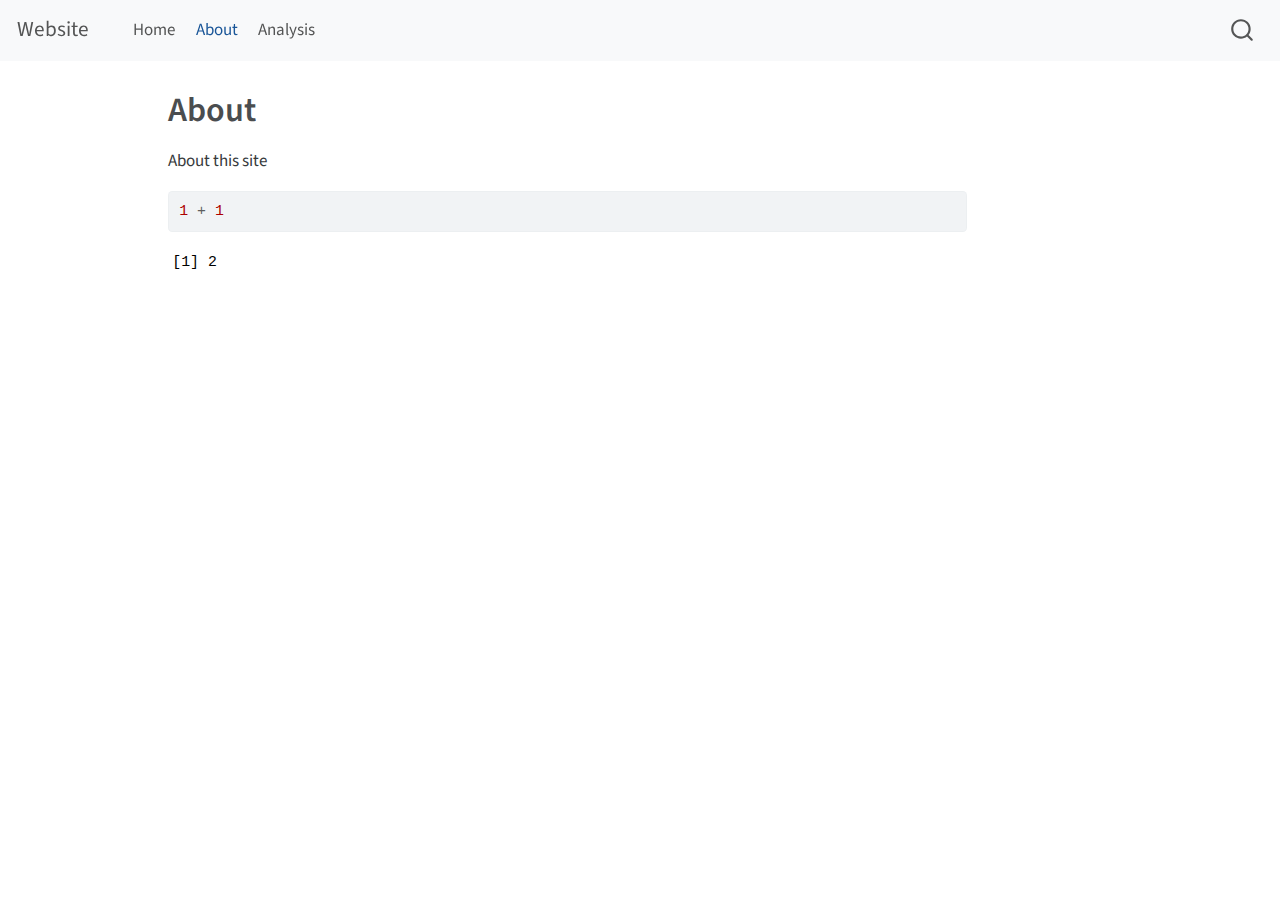
<file: about.html>
<!DOCTYPE html>
<html xmlns="http://www.w3.org/1999/xhtml" lang="en" xml:lang="en"><head>

<meta charset="utf-8">
<meta name="generator" content="quarto-1.3.433">

<meta name="viewport" content="width=device-width, initial-scale=1.0, user-scalable=yes">


<title>Website - About</title>
<style>
code{white-space: pre-wrap;}
span.smallcaps{font-variant: small-caps;}
div.columns{display: flex; gap: min(4vw, 1.5em);}
div.column{flex: auto; overflow-x: auto;}
div.hanging-indent{margin-left: 1.5em; text-indent: -1.5em;}
ul.task-list{list-style: none;}
ul.task-list li input[type="checkbox"] {
  width: 0.8em;
  margin: 0 0.8em 0.2em -1em; /* quarto-specific, see https://github.com/quarto-dev/quarto-cli/issues/4556 */ 
  vertical-align: middle;
}
/* CSS for syntax highlighting */
pre > code.sourceCode { white-space: pre; position: relative; }
pre > code.sourceCode > span { display: inline-block; line-height: 1.25; }
pre > code.sourceCode > span:empty { height: 1.2em; }
.sourceCode { overflow: visible; }
code.sourceCode > span { color: inherit; text-decoration: inherit; }
div.sourceCode { margin: 1em 0; }
pre.sourceCode { margin: 0; }
@media screen {
div.sourceCode { overflow: auto; }
}
@media print {
pre > code.sourceCode { white-space: pre-wrap; }
pre > code.sourceCode > span { text-indent: -5em; padding-left: 5em; }
}
pre.numberSource code
  { counter-reset: source-line 0; }
pre.numberSource code > span
  { position: relative; left: -4em; counter-increment: source-line; }
pre.numberSource code > span > a:first-child::before
  { content: counter(source-line);
    position: relative; left: -1em; text-align: right; vertical-align: baseline;
    border: none; display: inline-block;
    -webkit-touch-callout: none; -webkit-user-select: none;
    -khtml-user-select: none; -moz-user-select: none;
    -ms-user-select: none; user-select: none;
    padding: 0 4px; width: 4em;
  }
pre.numberSource { margin-left: 3em;  padding-left: 4px; }
div.sourceCode
  {   }
@media screen {
pre > code.sourceCode > span > a:first-child::before { text-decoration: underline; }
}
</style>


<script src="site_libs/quarto-nav/quarto-nav.js"></script>
<script src="site_libs/quarto-nav/headroom.min.js"></script>
<script src="site_libs/clipboard/clipboard.min.js"></script>
<script src="site_libs/quarto-search/autocomplete.umd.js"></script>
<script src="site_libs/quarto-search/fuse.min.js"></script>
<script src="site_libs/quarto-search/quarto-search.js"></script>
<meta name="quarto:offset" content="./">
<script src="site_libs/quarto-html/quarto.js"></script>
<script src="site_libs/quarto-html/popper.min.js"></script>
<script src="site_libs/quarto-html/tippy.umd.min.js"></script>
<script src="site_libs/quarto-html/anchor.min.js"></script>
<link href="site_libs/quarto-html/tippy.css" rel="stylesheet">
<link href="site_libs/quarto-html/quarto-syntax-highlighting.css" rel="stylesheet" id="quarto-text-highlighting-styles">
<script src="site_libs/bootstrap/bootstrap.min.js"></script>
<link href="site_libs/bootstrap/bootstrap-icons.css" rel="stylesheet">
<link href="site_libs/bootstrap/bootstrap.min.css" rel="stylesheet" id="quarto-bootstrap" data-mode="light">
<script id="quarto-search-options" type="application/json">{
  "location": "navbar",
  "copy-button": false,
  "collapse-after": 3,
  "panel-placement": "end",
  "type": "overlay",
  "limit": 20,
  "language": {
    "search-no-results-text": "No results",
    "search-matching-documents-text": "matching documents",
    "search-copy-link-title": "Copy link to search",
    "search-hide-matches-text": "Hide additional matches",
    "search-more-match-text": "more match in this document",
    "search-more-matches-text": "more matches in this document",
    "search-clear-button-title": "Clear",
    "search-detached-cancel-button-title": "Cancel",
    "search-submit-button-title": "Submit",
    "search-label": "Search"
  }
}</script>


<link rel="stylesheet" href="styles.css">
</head>

<body class="nav-fixed">

<div id="quarto-search-results"></div>
  <header id="quarto-header" class="headroom fixed-top">
    <nav class="navbar navbar-expand-lg navbar-dark ">
      <div class="navbar-container container-fluid">
      <div class="navbar-brand-container">
    <a class="navbar-brand" href="./index.html">
    <span class="navbar-title">Website</span>
    </a>
  </div>
            <div id="quarto-search" class="" title="Search"></div>
          <button class="navbar-toggler" type="button" data-bs-toggle="collapse" data-bs-target="#navbarCollapse" aria-controls="navbarCollapse" aria-expanded="false" aria-label="Toggle navigation" onclick="if (window.quartoToggleHeadroom) { window.quartoToggleHeadroom(); }">
  <span class="navbar-toggler-icon"></span>
</button>
          <div class="collapse navbar-collapse" id="navbarCollapse">
            <ul class="navbar-nav navbar-nav-scroll me-auto">
  <li class="nav-item">
    <a class="nav-link" href="./index.html" rel="" target="">
 <span class="menu-text">Home</span></a>
  </li>  
  <li class="nav-item">
    <a class="nav-link active" href="./about.html" rel="" target="" aria-current="page">
 <span class="menu-text">About</span></a>
  </li>  
  <li class="nav-item">
    <a class="nav-link" href="./analysis.html" rel="" target="">
 <span class="menu-text">Analysis</span></a>
  </li>  
</ul>
            <div class="quarto-navbar-tools ms-auto">
</div>
          </div> <!-- /navcollapse -->
      </div> <!-- /container-fluid -->
    </nav>
</header>
<!-- content -->
<div id="quarto-content" class="quarto-container page-columns page-rows-contents page-layout-article page-navbar">
<!-- sidebar -->
<!-- margin-sidebar -->
    <div id="quarto-margin-sidebar" class="sidebar margin-sidebar">
        
    </div>
<!-- main -->
<main class="content" id="quarto-document-content">

<header id="title-block-header" class="quarto-title-block default">
<div class="quarto-title">
<h1 class="title">About</h1>
</div>



<div class="quarto-title-meta">

    
  
    
  </div>
  

</header>

<p>About this site</p>
<div class="cell">
<div class="sourceCode cell-code" id="cb1"><pre class="sourceCode r code-with-copy"><code class="sourceCode r"><span id="cb1-1"><a href="#cb1-1" aria-hidden="true" tabindex="-1"></a><span class="dv">1</span> <span class="sc">+</span> <span class="dv">1</span></span></code><button title="Copy to Clipboard" class="code-copy-button"><i class="bi"></i></button></pre></div>
<div class="cell-output cell-output-stdout">
<pre><code>[1] 2</code></pre>
</div>
</div>



</main> <!-- /main -->
<script id="quarto-html-after-body" type="application/javascript">
window.document.addEventListener("DOMContentLoaded", function (event) {
  const toggleBodyColorMode = (bsSheetEl) => {
    const mode = bsSheetEl.getAttribute("data-mode");
    const bodyEl = window.document.querySelector("body");
    if (mode === "dark") {
      bodyEl.classList.add("quarto-dark");
      bodyEl.classList.remove("quarto-light");
    } else {
      bodyEl.classList.add("quarto-light");
      bodyEl.classList.remove("quarto-dark");
    }
  }
  const toggleBodyColorPrimary = () => {
    const bsSheetEl = window.document.querySelector("link#quarto-bootstrap");
    if (bsSheetEl) {
      toggleBodyColorMode(bsSheetEl);
    }
  }
  toggleBodyColorPrimary();  
  const icon = "";
  const anchorJS = new window.AnchorJS();
  anchorJS.options = {
    placement: 'right',
    icon: icon
  };
  anchorJS.add('.anchored');
  const isCodeAnnotation = (el) => {
    for (const clz of el.classList) {
      if (clz.startsWith('code-annotation-')) {                     
        return true;
      }
    }
    return false;
  }
  const clipboard = new window.ClipboardJS('.code-copy-button', {
    text: function(trigger) {
      const codeEl = trigger.previousElementSibling.cloneNode(true);
      for (const childEl of codeEl.children) {
        if (isCodeAnnotation(childEl)) {
          childEl.remove();
        }
      }
      return codeEl.innerText;
    }
  });
  clipboard.on('success', function(e) {
    // button target
    const button = e.trigger;
    // don't keep focus
    button.blur();
    // flash "checked"
    button.classList.add('code-copy-button-checked');
    var currentTitle = button.getAttribute("title");
    button.setAttribute("title", "Copied!");
    let tooltip;
    if (window.bootstrap) {
      button.setAttribute("data-bs-toggle", "tooltip");
      button.setAttribute("data-bs-placement", "left");
      button.setAttribute("data-bs-title", "Copied!");
      tooltip = new bootstrap.Tooltip(button, 
        { trigger: "manual", 
          customClass: "code-copy-button-tooltip",
          offset: [0, -8]});
      tooltip.show();    
    }
    setTimeout(function() {
      if (tooltip) {
        tooltip.hide();
        button.removeAttribute("data-bs-title");
        button.removeAttribute("data-bs-toggle");
        button.removeAttribute("data-bs-placement");
      }
      button.setAttribute("title", currentTitle);
      button.classList.remove('code-copy-button-checked');
    }, 1000);
    // clear code selection
    e.clearSelection();
  });
  function tippyHover(el, contentFn) {
    const config = {
      allowHTML: true,
      content: contentFn,
      maxWidth: 500,
      delay: 100,
      arrow: false,
      appendTo: function(el) {
          return el.parentElement;
      },
      interactive: true,
      interactiveBorder: 10,
      theme: 'quarto',
      placement: 'bottom-start'
    };
    window.tippy(el, config); 
  }
  const noterefs = window.document.querySelectorAll('a[role="doc-noteref"]');
  for (var i=0; i<noterefs.length; i++) {
    const ref = noterefs[i];
    tippyHover(ref, function() {
      // use id or data attribute instead here
      let href = ref.getAttribute('data-footnote-href') || ref.getAttribute('href');
      try { href = new URL(href).hash; } catch {}
      const id = href.replace(/^#\/?/, "");
      const note = window.document.getElementById(id);
      return note.innerHTML;
    });
  }
      let selectedAnnoteEl;
      const selectorForAnnotation = ( cell, annotation) => {
        let cellAttr = 'data-code-cell="' + cell + '"';
        let lineAttr = 'data-code-annotation="' +  annotation + '"';
        const selector = 'span[' + cellAttr + '][' + lineAttr + ']';
        return selector;
      }
      const selectCodeLines = (annoteEl) => {
        const doc = window.document;
        const targetCell = annoteEl.getAttribute("data-target-cell");
        const targetAnnotation = annoteEl.getAttribute("data-target-annotation");
        const annoteSpan = window.document.querySelector(selectorForAnnotation(targetCell, targetAnnotation));
        const lines = annoteSpan.getAttribute("data-code-lines").split(",");
        const lineIds = lines.map((line) => {
          return targetCell + "-" + line;
        })
        let top = null;
        let height = null;
        let parent = null;
        if (lineIds.length > 0) {
            //compute the position of the single el (top and bottom and make a div)
            const el = window.document.getElementById(lineIds[0]);
            top = el.offsetTop;
            height = el.offsetHeight;
            parent = el.parentElement.parentElement;
          if (lineIds.length > 1) {
            const lastEl = window.document.getElementById(lineIds[lineIds.length - 1]);
            const bottom = lastEl.offsetTop + lastEl.offsetHeight;
            height = bottom - top;
          }
          if (top !== null && height !== null && parent !== null) {
            // cook up a div (if necessary) and position it 
            let div = window.document.getElementById("code-annotation-line-highlight");
            if (div === null) {
              div = window.document.createElement("div");
              div.setAttribute("id", "code-annotation-line-highlight");
              div.style.position = 'absolute';
              parent.appendChild(div);
            }
            div.style.top = top - 2 + "px";
            div.style.height = height + 4 + "px";
            let gutterDiv = window.document.getElementById("code-annotation-line-highlight-gutter");
            if (gutterDiv === null) {
              gutterDiv = window.document.createElement("div");
              gutterDiv.setAttribute("id", "code-annotation-line-highlight-gutter");
              gutterDiv.style.position = 'absolute';
              const codeCell = window.document.getElementById(targetCell);
              const gutter = codeCell.querySelector('.code-annotation-gutter');
              gutter.appendChild(gutterDiv);
            }
            gutterDiv.style.top = top - 2 + "px";
            gutterDiv.style.height = height + 4 + "px";
          }
          selectedAnnoteEl = annoteEl;
        }
      };
      const unselectCodeLines = () => {
        const elementsIds = ["code-annotation-line-highlight", "code-annotation-line-highlight-gutter"];
        elementsIds.forEach((elId) => {
          const div = window.document.getElementById(elId);
          if (div) {
            div.remove();
          }
        });
        selectedAnnoteEl = undefined;
      };
      // Attach click handler to the DT
      const annoteDls = window.document.querySelectorAll('dt[data-target-cell]');
      for (const annoteDlNode of annoteDls) {
        annoteDlNode.addEventListener('click', (event) => {
          const clickedEl = event.target;
          if (clickedEl !== selectedAnnoteEl) {
            unselectCodeLines();
            const activeEl = window.document.querySelector('dt[data-target-cell].code-annotation-active');
            if (activeEl) {
              activeEl.classList.remove('code-annotation-active');
            }
            selectCodeLines(clickedEl);
            clickedEl.classList.add('code-annotation-active');
          } else {
            // Unselect the line
            unselectCodeLines();
            clickedEl.classList.remove('code-annotation-active');
          }
        });
      }
  const findCites = (el) => {
    const parentEl = el.parentElement;
    if (parentEl) {
      const cites = parentEl.dataset.cites;
      if (cites) {
        return {
          el,
          cites: cites.split(' ')
        };
      } else {
        return findCites(el.parentElement)
      }
    } else {
      return undefined;
    }
  };
  var bibliorefs = window.document.querySelectorAll('a[role="doc-biblioref"]');
  for (var i=0; i<bibliorefs.length; i++) {
    const ref = bibliorefs[i];
    const citeInfo = findCites(ref);
    if (citeInfo) {
      tippyHover(citeInfo.el, function() {
        var popup = window.document.createElement('div');
        citeInfo.cites.forEach(function(cite) {
          var citeDiv = window.document.createElement('div');
          citeDiv.classList.add('hanging-indent');
          citeDiv.classList.add('csl-entry');
          var biblioDiv = window.document.getElementById('ref-' + cite);
          if (biblioDiv) {
            citeDiv.innerHTML = biblioDiv.innerHTML;
          }
          popup.appendChild(citeDiv);
        });
        return popup.innerHTML;
      });
    }
  }
});
</script>
</div> <!-- /content -->



</body></html>
</file>
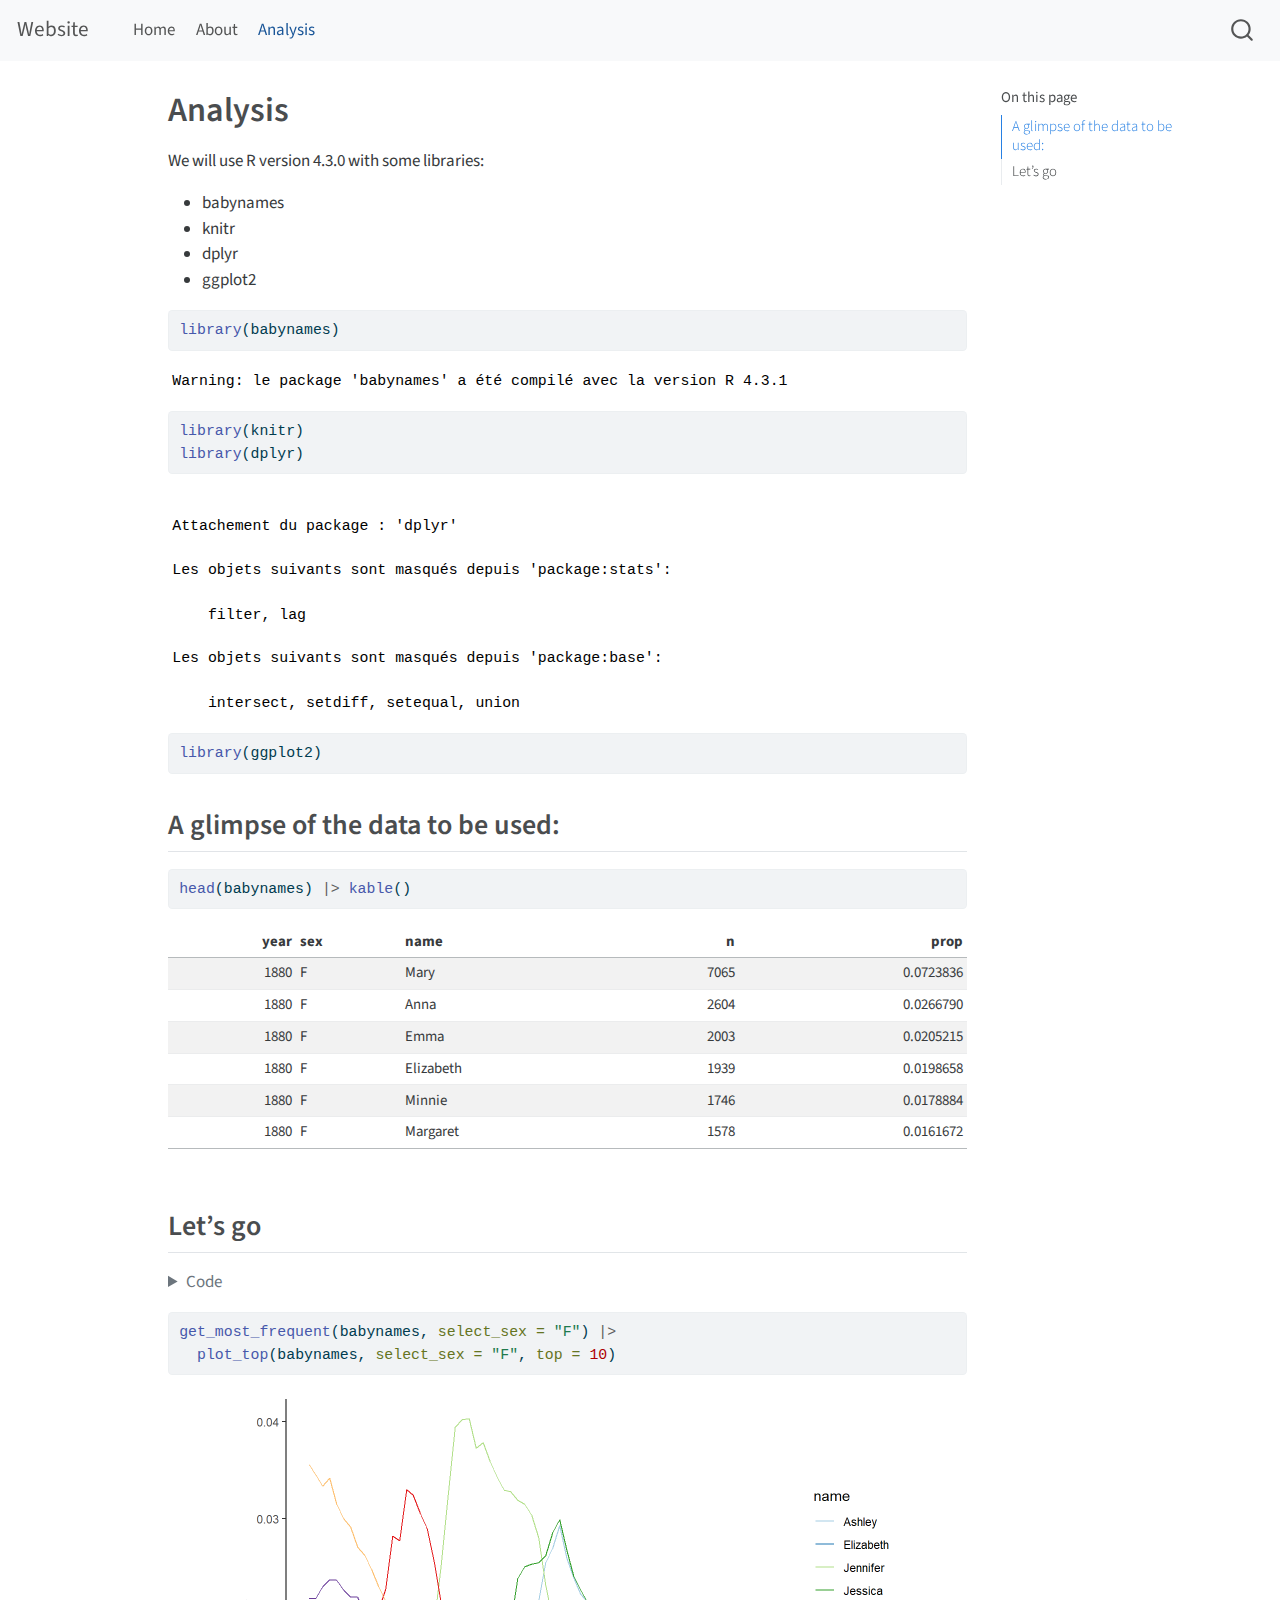
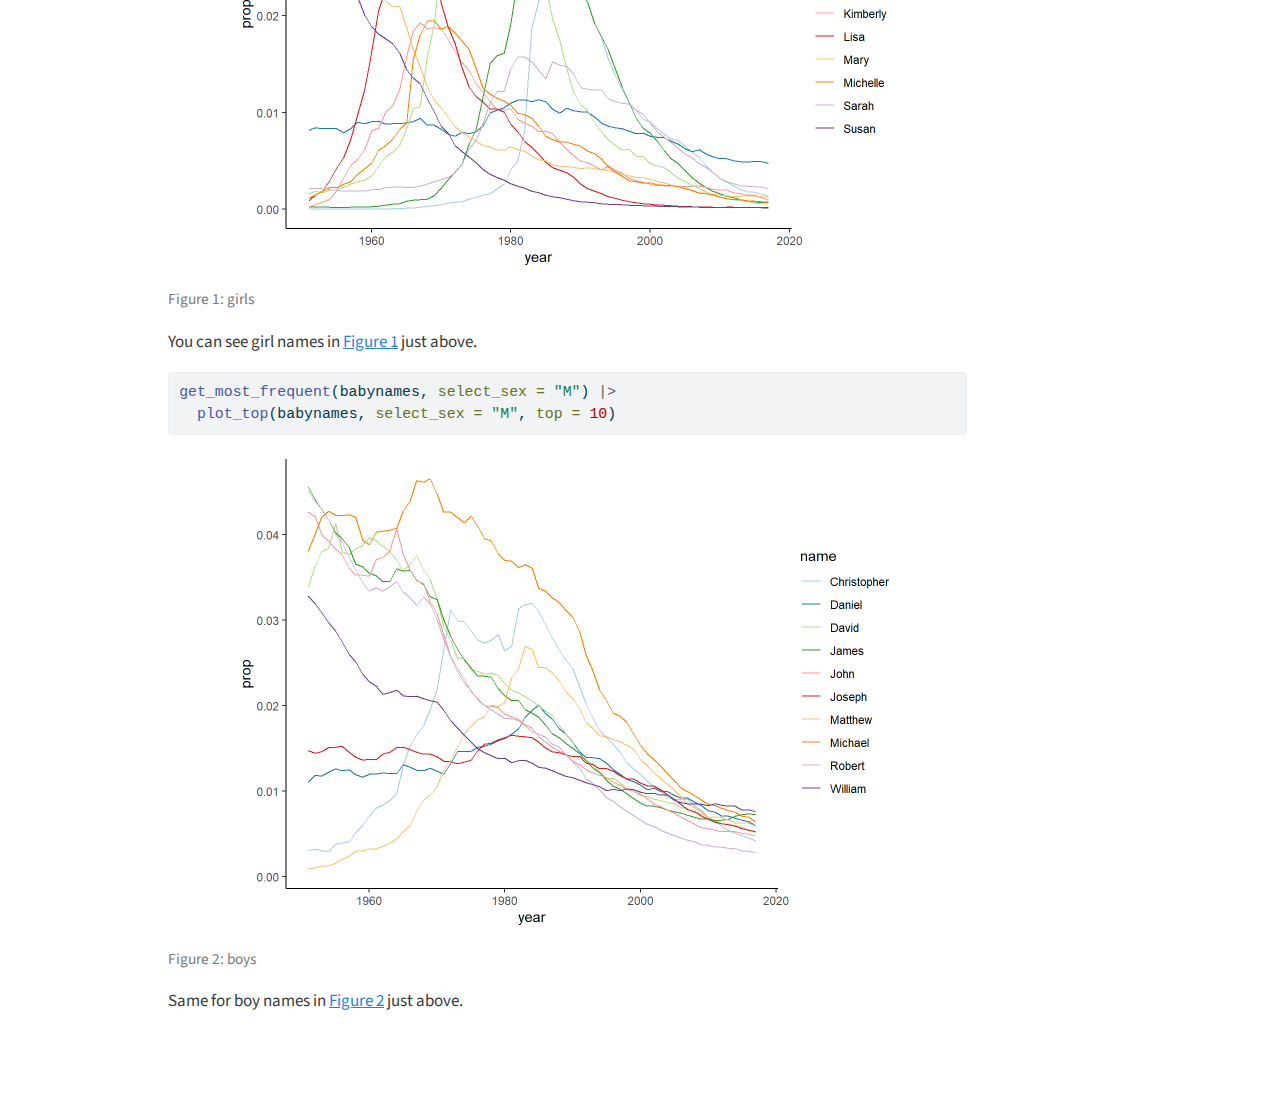
<file: analysis.html>
<!DOCTYPE html>
<html xmlns="http://www.w3.org/1999/xhtml" lang="en" xml:lang="en"><head>

<meta charset="utf-8">
<meta name="generator" content="quarto-1.3.433">

<meta name="viewport" content="width=device-width, initial-scale=1.0, user-scalable=yes">


<title>Website - Analysis</title>
<style>
code{white-space: pre-wrap;}
span.smallcaps{font-variant: small-caps;}
div.columns{display: flex; gap: min(4vw, 1.5em);}
div.column{flex: auto; overflow-x: auto;}
div.hanging-indent{margin-left: 1.5em; text-indent: -1.5em;}
ul.task-list{list-style: none;}
ul.task-list li input[type="checkbox"] {
  width: 0.8em;
  margin: 0 0.8em 0.2em -1em; /* quarto-specific, see https://github.com/quarto-dev/quarto-cli/issues/4556 */ 
  vertical-align: middle;
}
/* CSS for syntax highlighting */
pre > code.sourceCode { white-space: pre; position: relative; }
pre > code.sourceCode > span { display: inline-block; line-height: 1.25; }
pre > code.sourceCode > span:empty { height: 1.2em; }
.sourceCode { overflow: visible; }
code.sourceCode > span { color: inherit; text-decoration: inherit; }
div.sourceCode { margin: 1em 0; }
pre.sourceCode { margin: 0; }
@media screen {
div.sourceCode { overflow: auto; }
}
@media print {
pre > code.sourceCode { white-space: pre-wrap; }
pre > code.sourceCode > span { text-indent: -5em; padding-left: 5em; }
}
pre.numberSource code
  { counter-reset: source-line 0; }
pre.numberSource code > span
  { position: relative; left: -4em; counter-increment: source-line; }
pre.numberSource code > span > a:first-child::before
  { content: counter(source-line);
    position: relative; left: -1em; text-align: right; vertical-align: baseline;
    border: none; display: inline-block;
    -webkit-touch-callout: none; -webkit-user-select: none;
    -khtml-user-select: none; -moz-user-select: none;
    -ms-user-select: none; user-select: none;
    padding: 0 4px; width: 4em;
  }
pre.numberSource { margin-left: 3em;  padding-left: 4px; }
div.sourceCode
  {   }
@media screen {
pre > code.sourceCode > span > a:first-child::before { text-decoration: underline; }
}
</style>


<script src="site_libs/quarto-nav/quarto-nav.js"></script>
<script src="site_libs/quarto-nav/headroom.min.js"></script>
<script src="site_libs/clipboard/clipboard.min.js"></script>
<script src="site_libs/quarto-search/autocomplete.umd.js"></script>
<script src="site_libs/quarto-search/fuse.min.js"></script>
<script src="site_libs/quarto-search/quarto-search.js"></script>
<meta name="quarto:offset" content="./">
<script src="site_libs/quarto-html/quarto.js"></script>
<script src="site_libs/quarto-html/popper.min.js"></script>
<script src="site_libs/quarto-html/tippy.umd.min.js"></script>
<script src="site_libs/quarto-html/anchor.min.js"></script>
<link href="site_libs/quarto-html/tippy.css" rel="stylesheet">
<link href="site_libs/quarto-html/quarto-syntax-highlighting.css" rel="stylesheet" id="quarto-text-highlighting-styles">
<script src="site_libs/bootstrap/bootstrap.min.js"></script>
<link href="site_libs/bootstrap/bootstrap-icons.css" rel="stylesheet">
<link href="site_libs/bootstrap/bootstrap.min.css" rel="stylesheet" id="quarto-bootstrap" data-mode="light">
<script id="quarto-search-options" type="application/json">{
  "location": "navbar",
  "copy-button": false,
  "collapse-after": 3,
  "panel-placement": "end",
  "type": "overlay",
  "limit": 20,
  "language": {
    "search-no-results-text": "No results",
    "search-matching-documents-text": "matching documents",
    "search-copy-link-title": "Copy link to search",
    "search-hide-matches-text": "Hide additional matches",
    "search-more-match-text": "more match in this document",
    "search-more-matches-text": "more matches in this document",
    "search-clear-button-title": "Clear",
    "search-detached-cancel-button-title": "Cancel",
    "search-submit-button-title": "Submit",
    "search-label": "Search"
  }
}</script>


<link rel="stylesheet" href="styles.css">
</head>

<body class="nav-fixed">

<div id="quarto-search-results"></div>
  <header id="quarto-header" class="headroom fixed-top">
    <nav class="navbar navbar-expand-lg navbar-dark ">
      <div class="navbar-container container-fluid">
      <div class="navbar-brand-container">
    <a class="navbar-brand" href="./index.html">
    <span class="navbar-title">Website</span>
    </a>
  </div>
            <div id="quarto-search" class="" title="Search"></div>
          <button class="navbar-toggler" type="button" data-bs-toggle="collapse" data-bs-target="#navbarCollapse" aria-controls="navbarCollapse" aria-expanded="false" aria-label="Toggle navigation" onclick="if (window.quartoToggleHeadroom) { window.quartoToggleHeadroom(); }">
  <span class="navbar-toggler-icon"></span>
</button>
          <div class="collapse navbar-collapse" id="navbarCollapse">
            <ul class="navbar-nav navbar-nav-scroll me-auto">
  <li class="nav-item">
    <a class="nav-link" href="./index.html" rel="" target="">
 <span class="menu-text">Home</span></a>
  </li>  
  <li class="nav-item">
    <a class="nav-link" href="./about.html" rel="" target="">
 <span class="menu-text">About</span></a>
  </li>  
  <li class="nav-item">
    <a class="nav-link active" href="./analysis.html" rel="" target="" aria-current="page">
 <span class="menu-text">Analysis</span></a>
  </li>  
</ul>
            <div class="quarto-navbar-tools ms-auto">
</div>
          </div> <!-- /navcollapse -->
      </div> <!-- /container-fluid -->
    </nav>
</header>
<!-- content -->
<div id="quarto-content" class="quarto-container page-columns page-rows-contents page-layout-article page-navbar">
<!-- sidebar -->
<!-- margin-sidebar -->
    <div id="quarto-margin-sidebar" class="sidebar margin-sidebar">
        <nav id="TOC" role="doc-toc" class="toc-active">
    <h2 id="toc-title">On this page</h2>
   
  <ul>
  <li><a href="#a-glimpse-of-the-data-to-be-used" id="toc-a-glimpse-of-the-data-to-be-used" class="nav-link active" data-scroll-target="#a-glimpse-of-the-data-to-be-used">A glimpse of the data to be used:</a></li>
  <li><a href="#lets-go" id="toc-lets-go" class="nav-link" data-scroll-target="#lets-go">Let’s go</a></li>
  </ul>
</nav>
    </div>
<!-- main -->
<main class="content" id="quarto-document-content">

<header id="title-block-header" class="quarto-title-block default">
<div class="quarto-title">
<h1 class="title">Analysis</h1>
</div>



<div class="quarto-title-meta">

    
  
    
  </div>
  

</header>

<p>We will use R version 4.3.0 with some libraries:</p>
<ul>
<li>babynames</li>
<li>knitr</li>
<li>dplyr</li>
<li>ggplot2</li>
</ul>
<div class="cell">
<div class="sourceCode cell-code" id="cb1"><pre class="sourceCode r code-with-copy"><code class="sourceCode r"><span id="cb1-1"><a href="#cb1-1" aria-hidden="true" tabindex="-1"></a><span class="fu">library</span>(babynames)</span></code><button title="Copy to Clipboard" class="code-copy-button"><i class="bi"></i></button></pre></div>
<div class="cell-output cell-output-stderr">
<pre><code>Warning: le package 'babynames' a été compilé avec la version R 4.3.1</code></pre>
</div>
<div class="sourceCode cell-code" id="cb3"><pre class="sourceCode r code-with-copy"><code class="sourceCode r"><span id="cb3-1"><a href="#cb3-1" aria-hidden="true" tabindex="-1"></a><span class="fu">library</span>(knitr)</span>
<span id="cb3-2"><a href="#cb3-2" aria-hidden="true" tabindex="-1"></a><span class="fu">library</span>(dplyr)</span></code><button title="Copy to Clipboard" class="code-copy-button"><i class="bi"></i></button></pre></div>
<div class="cell-output cell-output-stderr">
<pre><code>
Attachement du package : 'dplyr'</code></pre>
</div>
<div class="cell-output cell-output-stderr">
<pre><code>Les objets suivants sont masqués depuis 'package:stats':

    filter, lag</code></pre>
</div>
<div class="cell-output cell-output-stderr">
<pre><code>Les objets suivants sont masqués depuis 'package:base':

    intersect, setdiff, setequal, union</code></pre>
</div>
<div class="sourceCode cell-code" id="cb7"><pre class="sourceCode r code-with-copy"><code class="sourceCode r"><span id="cb7-1"><a href="#cb7-1" aria-hidden="true" tabindex="-1"></a><span class="fu">library</span>(ggplot2)</span></code><button title="Copy to Clipboard" class="code-copy-button"><i class="bi"></i></button></pre></div>
</div>
<section id="a-glimpse-of-the-data-to-be-used" class="level2">
<h2 class="anchored" data-anchor-id="a-glimpse-of-the-data-to-be-used">A glimpse of the data to be used:</h2>
<div class="cell">
<div class="sourceCode cell-code" id="cb8"><pre class="sourceCode r code-with-copy"><code class="sourceCode r"><span id="cb8-1"><a href="#cb8-1" aria-hidden="true" tabindex="-1"></a><span class="fu">head</span>(babynames) <span class="sc">|&gt;</span> <span class="fu">kable</span>()</span></code><button title="Copy to Clipboard" class="code-copy-button"><i class="bi"></i></button></pre></div>
<div class="cell-output-display">
<table class="table table-sm table-striped small">
<thead>
<tr class="header">
<th style="text-align: right;">year</th>
<th style="text-align: left;">sex</th>
<th style="text-align: left;">name</th>
<th style="text-align: right;">n</th>
<th style="text-align: right;">prop</th>
</tr>
</thead>
<tbody>
<tr class="odd">
<td style="text-align: right;">1880</td>
<td style="text-align: left;">F</td>
<td style="text-align: left;">Mary</td>
<td style="text-align: right;">7065</td>
<td style="text-align: right;">0.0723836</td>
</tr>
<tr class="even">
<td style="text-align: right;">1880</td>
<td style="text-align: left;">F</td>
<td style="text-align: left;">Anna</td>
<td style="text-align: right;">2604</td>
<td style="text-align: right;">0.0266790</td>
</tr>
<tr class="odd">
<td style="text-align: right;">1880</td>
<td style="text-align: left;">F</td>
<td style="text-align: left;">Emma</td>
<td style="text-align: right;">2003</td>
<td style="text-align: right;">0.0205215</td>
</tr>
<tr class="even">
<td style="text-align: right;">1880</td>
<td style="text-align: left;">F</td>
<td style="text-align: left;">Elizabeth</td>
<td style="text-align: right;">1939</td>
<td style="text-align: right;">0.0198658</td>
</tr>
<tr class="odd">
<td style="text-align: right;">1880</td>
<td style="text-align: left;">F</td>
<td style="text-align: left;">Minnie</td>
<td style="text-align: right;">1746</td>
<td style="text-align: right;">0.0178884</td>
</tr>
<tr class="even">
<td style="text-align: right;">1880</td>
<td style="text-align: left;">F</td>
<td style="text-align: left;">Margaret</td>
<td style="text-align: right;">1578</td>
<td style="text-align: right;">0.0161672</td>
</tr>
</tbody>
</table>
</div>
</div>
</section>
<section id="lets-go" class="level2">
<h2 class="anchored" data-anchor-id="lets-go">Let’s go</h2>
<div class="cell">
<details>
<summary>Code</summary>
<div class="sourceCode cell-code" id="cb9"><pre class="sourceCode r code-with-copy"><code class="sourceCode r"><span id="cb9-1"><a href="#cb9-1" aria-hidden="true" tabindex="-1"></a>get_most_frequent <span class="ot">&lt;-</span> <span class="cf">function</span>(babynames, select_sex, <span class="at">from =</span> <span class="dv">1950</span>) {</span>
<span id="cb9-2"><a href="#cb9-2" aria-hidden="true" tabindex="-1"></a>  most_freq <span class="ot">&lt;-</span> babynames <span class="sc">|&gt;</span></span>
<span id="cb9-3"><a href="#cb9-3" aria-hidden="true" tabindex="-1"></a>    <span class="fu">filter</span>(sex <span class="sc">==</span> select_sex, year <span class="sc">&gt;</span> from) <span class="sc">|&gt;</span></span>
<span id="cb9-4"><a href="#cb9-4" aria-hidden="true" tabindex="-1"></a>    <span class="fu">group_by</span>(name) <span class="sc">|&gt;</span></span>
<span id="cb9-5"><a href="#cb9-5" aria-hidden="true" tabindex="-1"></a>    <span class="fu">summarise</span>(<span class="at">average =</span> <span class="fu">mean</span>(prop)) <span class="sc">|&gt;</span></span>
<span id="cb9-6"><a href="#cb9-6" aria-hidden="true" tabindex="-1"></a>    <span class="fu">arrange</span>(<span class="fu">desc</span>(average))</span>
<span id="cb9-7"><a href="#cb9-7" aria-hidden="true" tabindex="-1"></a>  <span class="fu">return</span>(most_freq)</span>
<span id="cb9-8"><a href="#cb9-8" aria-hidden="true" tabindex="-1"></a>}</span>
<span id="cb9-9"><a href="#cb9-9" aria-hidden="true" tabindex="-1"></a></span>
<span id="cb9-10"><a href="#cb9-10" aria-hidden="true" tabindex="-1"></a>plot_top <span class="ot">&lt;-</span> <span class="cf">function</span>(x, babynames, select_sex, <span class="at">top =</span> <span class="dv">10</span>, <span class="at">from =</span> <span class="dv">1950</span>) {</span>
<span id="cb9-11"><a href="#cb9-11" aria-hidden="true" tabindex="-1"></a>  topx <span class="ot">&lt;-</span> x<span class="sc">$</span>name[<span class="dv">1</span><span class="sc">:</span>top]</span>
<span id="cb9-12"><a href="#cb9-12" aria-hidden="true" tabindex="-1"></a>  </span>
<span id="cb9-13"><a href="#cb9-13" aria-hidden="true" tabindex="-1"></a>  p <span class="ot">&lt;-</span> babynames <span class="sc">|&gt;</span></span>
<span id="cb9-14"><a href="#cb9-14" aria-hidden="true" tabindex="-1"></a>    <span class="fu">filter</span>(name <span class="sc">%in%</span> topx, sex <span class="sc">==</span> select_sex, year <span class="sc">&gt;</span> from) <span class="sc">|&gt;</span></span>
<span id="cb9-15"><a href="#cb9-15" aria-hidden="true" tabindex="-1"></a>    <span class="fu">ggplot</span>(<span class="fu">aes</span>(<span class="at">x =</span> year, <span class="at">y =</span> prop, <span class="at">color =</span> name)) <span class="sc">+</span></span>
<span id="cb9-16"><a href="#cb9-16" aria-hidden="true" tabindex="-1"></a>    <span class="fu">geom_line</span>() <span class="sc">+</span></span>
<span id="cb9-17"><a href="#cb9-17" aria-hidden="true" tabindex="-1"></a>    <span class="fu">scale_color_brewer</span>(<span class="at">palette =</span> <span class="st">"Paired"</span>) <span class="sc">+</span></span>
<span id="cb9-18"><a href="#cb9-18" aria-hidden="true" tabindex="-1"></a>    <span class="fu">theme_classic</span>()</span>
<span id="cb9-19"><a href="#cb9-19" aria-hidden="true" tabindex="-1"></a>  </span>
<span id="cb9-20"><a href="#cb9-20" aria-hidden="true" tabindex="-1"></a>  <span class="fu">return</span>(p)</span>
<span id="cb9-21"><a href="#cb9-21" aria-hidden="true" tabindex="-1"></a>}</span></code><button title="Copy to Clipboard" class="code-copy-button"><i class="bi"></i></button></pre></div>
</details>
</div>
<div class="cell">
<div class="sourceCode cell-code" id="cb10"><pre class="sourceCode r code-with-copy"><code class="sourceCode r"><span id="cb10-1"><a href="#cb10-1" aria-hidden="true" tabindex="-1"></a><span class="fu">get_most_frequent</span>(babynames, <span class="at">select_sex =</span> <span class="st">"F"</span>) <span class="sc">|&gt;</span></span>
<span id="cb10-2"><a href="#cb10-2" aria-hidden="true" tabindex="-1"></a>  <span class="fu">plot_top</span>(babynames, <span class="at">select_sex =</span> <span class="st">"F"</span>, <span class="at">top =</span> <span class="dv">10</span>)</span></code><button title="Copy to Clipboard" class="code-copy-button"><i class="bi"></i></button></pre></div>
<div class="cell-output-display">
<div id="fig-girl" class="quarto-figure quarto-figure-center anchored">
<figure class="figure">
<p><img src="analysis_files/figure-html/fig-girl-1.png" class="img-fluid figure-img" width="672"></p>
<figcaption class="figure-caption">Figure&nbsp;1: girls</figcaption>
</figure>
</div>
</div>
</div>
<p>You can see girl names in <a href="#fig-girl">Figure&nbsp;1</a> just above.</p>
<div class="cell">
<div class="sourceCode cell-code" id="cb11"><pre class="sourceCode r code-with-copy"><code class="sourceCode r"><span id="cb11-1"><a href="#cb11-1" aria-hidden="true" tabindex="-1"></a><span class="fu">get_most_frequent</span>(babynames, <span class="at">select_sex =</span> <span class="st">"M"</span>) <span class="sc">|&gt;</span></span>
<span id="cb11-2"><a href="#cb11-2" aria-hidden="true" tabindex="-1"></a>  <span class="fu">plot_top</span>(babynames, <span class="at">select_sex =</span> <span class="st">"M"</span>, <span class="at">top =</span> <span class="dv">10</span>)</span></code><button title="Copy to Clipboard" class="code-copy-button"><i class="bi"></i></button></pre></div>
<div class="cell-output-display">
<div id="fig-boy" class="quarto-figure quarto-figure-center anchored">
<figure class="figure">
<p><img src="analysis_files/figure-html/fig-boy-1.png" class="img-fluid figure-img" width="672"></p>
<figcaption class="figure-caption">Figure&nbsp;2: boys</figcaption>
</figure>
</div>
</div>
</div>
<p>Same for boy names in <a href="#fig-boy">Figure&nbsp;2</a> just above.</p>


</section>

</main> <!-- /main -->
<script id="quarto-html-after-body" type="application/javascript">
window.document.addEventListener("DOMContentLoaded", function (event) {
  const toggleBodyColorMode = (bsSheetEl) => {
    const mode = bsSheetEl.getAttribute("data-mode");
    const bodyEl = window.document.querySelector("body");
    if (mode === "dark") {
      bodyEl.classList.add("quarto-dark");
      bodyEl.classList.remove("quarto-light");
    } else {
      bodyEl.classList.add("quarto-light");
      bodyEl.classList.remove("quarto-dark");
    }
  }
  const toggleBodyColorPrimary = () => {
    const bsSheetEl = window.document.querySelector("link#quarto-bootstrap");
    if (bsSheetEl) {
      toggleBodyColorMode(bsSheetEl);
    }
  }
  toggleBodyColorPrimary();  
  const icon = "";
  const anchorJS = new window.AnchorJS();
  anchorJS.options = {
    placement: 'right',
    icon: icon
  };
  anchorJS.add('.anchored');
  const isCodeAnnotation = (el) => {
    for (const clz of el.classList) {
      if (clz.startsWith('code-annotation-')) {                     
        return true;
      }
    }
    return false;
  }
  const clipboard = new window.ClipboardJS('.code-copy-button', {
    text: function(trigger) {
      const codeEl = trigger.previousElementSibling.cloneNode(true);
      for (const childEl of codeEl.children) {
        if (isCodeAnnotation(childEl)) {
          childEl.remove();
        }
      }
      return codeEl.innerText;
    }
  });
  clipboard.on('success', function(e) {
    // button target
    const button = e.trigger;
    // don't keep focus
    button.blur();
    // flash "checked"
    button.classList.add('code-copy-button-checked');
    var currentTitle = button.getAttribute("title");
    button.setAttribute("title", "Copied!");
    let tooltip;
    if (window.bootstrap) {
      button.setAttribute("data-bs-toggle", "tooltip");
      button.setAttribute("data-bs-placement", "left");
      button.setAttribute("data-bs-title", "Copied!");
      tooltip = new bootstrap.Tooltip(button, 
        { trigger: "manual", 
          customClass: "code-copy-button-tooltip",
          offset: [0, -8]});
      tooltip.show();    
    }
    setTimeout(function() {
      if (tooltip) {
        tooltip.hide();
        button.removeAttribute("data-bs-title");
        button.removeAttribute("data-bs-toggle");
        button.removeAttribute("data-bs-placement");
      }
      button.setAttribute("title", currentTitle);
      button.classList.remove('code-copy-button-checked');
    }, 1000);
    // clear code selection
    e.clearSelection();
  });
  function tippyHover(el, contentFn) {
    const config = {
      allowHTML: true,
      content: contentFn,
      maxWidth: 500,
      delay: 100,
      arrow: false,
      appendTo: function(el) {
          return el.parentElement;
      },
      interactive: true,
      interactiveBorder: 10,
      theme: 'quarto',
      placement: 'bottom-start'
    };
    window.tippy(el, config); 
  }
  const noterefs = window.document.querySelectorAll('a[role="doc-noteref"]');
  for (var i=0; i<noterefs.length; i++) {
    const ref = noterefs[i];
    tippyHover(ref, function() {
      // use id or data attribute instead here
      let href = ref.getAttribute('data-footnote-href') || ref.getAttribute('href');
      try { href = new URL(href).hash; } catch {}
      const id = href.replace(/^#\/?/, "");
      const note = window.document.getElementById(id);
      return note.innerHTML;
    });
  }
      let selectedAnnoteEl;
      const selectorForAnnotation = ( cell, annotation) => {
        let cellAttr = 'data-code-cell="' + cell + '"';
        let lineAttr = 'data-code-annotation="' +  annotation + '"';
        const selector = 'span[' + cellAttr + '][' + lineAttr + ']';
        return selector;
      }
      const selectCodeLines = (annoteEl) => {
        const doc = window.document;
        const targetCell = annoteEl.getAttribute("data-target-cell");
        const targetAnnotation = annoteEl.getAttribute("data-target-annotation");
        const annoteSpan = window.document.querySelector(selectorForAnnotation(targetCell, targetAnnotation));
        const lines = annoteSpan.getAttribute("data-code-lines").split(",");
        const lineIds = lines.map((line) => {
          return targetCell + "-" + line;
        })
        let top = null;
        let height = null;
        let parent = null;
        if (lineIds.length > 0) {
            //compute the position of the single el (top and bottom and make a div)
            const el = window.document.getElementById(lineIds[0]);
            top = el.offsetTop;
            height = el.offsetHeight;
            parent = el.parentElement.parentElement;
          if (lineIds.length > 1) {
            const lastEl = window.document.getElementById(lineIds[lineIds.length - 1]);
            const bottom = lastEl.offsetTop + lastEl.offsetHeight;
            height = bottom - top;
          }
          if (top !== null && height !== null && parent !== null) {
            // cook up a div (if necessary) and position it 
            let div = window.document.getElementById("code-annotation-line-highlight");
            if (div === null) {
              div = window.document.createElement("div");
              div.setAttribute("id", "code-annotation-line-highlight");
              div.style.position = 'absolute';
              parent.appendChild(div);
            }
            div.style.top = top - 2 + "px";
            div.style.height = height + 4 + "px";
            let gutterDiv = window.document.getElementById("code-annotation-line-highlight-gutter");
            if (gutterDiv === null) {
              gutterDiv = window.document.createElement("div");
              gutterDiv.setAttribute("id", "code-annotation-line-highlight-gutter");
              gutterDiv.style.position = 'absolute';
              const codeCell = window.document.getElementById(targetCell);
              const gutter = codeCell.querySelector('.code-annotation-gutter');
              gutter.appendChild(gutterDiv);
            }
            gutterDiv.style.top = top - 2 + "px";
            gutterDiv.style.height = height + 4 + "px";
          }
          selectedAnnoteEl = annoteEl;
        }
      };
      const unselectCodeLines = () => {
        const elementsIds = ["code-annotation-line-highlight", "code-annotation-line-highlight-gutter"];
        elementsIds.forEach((elId) => {
          const div = window.document.getElementById(elId);
          if (div) {
            div.remove();
          }
        });
        selectedAnnoteEl = undefined;
      };
      // Attach click handler to the DT
      const annoteDls = window.document.querySelectorAll('dt[data-target-cell]');
      for (const annoteDlNode of annoteDls) {
        annoteDlNode.addEventListener('click', (event) => {
          const clickedEl = event.target;
          if (clickedEl !== selectedAnnoteEl) {
            unselectCodeLines();
            const activeEl = window.document.querySelector('dt[data-target-cell].code-annotation-active');
            if (activeEl) {
              activeEl.classList.remove('code-annotation-active');
            }
            selectCodeLines(clickedEl);
            clickedEl.classList.add('code-annotation-active');
          } else {
            // Unselect the line
            unselectCodeLines();
            clickedEl.classList.remove('code-annotation-active');
          }
        });
      }
  const findCites = (el) => {
    const parentEl = el.parentElement;
    if (parentEl) {
      const cites = parentEl.dataset.cites;
      if (cites) {
        return {
          el,
          cites: cites.split(' ')
        };
      } else {
        return findCites(el.parentElement)
      }
    } else {
      return undefined;
    }
  };
  var bibliorefs = window.document.querySelectorAll('a[role="doc-biblioref"]');
  for (var i=0; i<bibliorefs.length; i++) {
    const ref = bibliorefs[i];
    const citeInfo = findCites(ref);
    if (citeInfo) {
      tippyHover(citeInfo.el, function() {
        var popup = window.document.createElement('div');
        citeInfo.cites.forEach(function(cite) {
          var citeDiv = window.document.createElement('div');
          citeDiv.classList.add('hanging-indent');
          citeDiv.classList.add('csl-entry');
          var biblioDiv = window.document.getElementById('ref-' + cite);
          if (biblioDiv) {
            citeDiv.innerHTML = biblioDiv.innerHTML;
          }
          popup.appendChild(citeDiv);
        });
        return popup.innerHTML;
      });
    }
  }
});
</script>
</div> <!-- /content -->



</body></html>
</file>
<file: site_libs/quarto-html/tippy.css>
.tippy-box[data-animation=fade][data-state=hidden]{opacity:0}[data-tippy-root]{max-width:calc(100vw - 10px)}.tippy-box{position:relative;background-color:#333;color:#fff;border-radius:4px;font-size:14px;line-height:1.4;white-space:normal;outline:0;transition-property:transform,visibility,opacity}.tippy-box[data-placement^=top]>.tippy-arrow{bottom:0}.tippy-box[data-placement^=top]>.tippy-arrow:before{bottom:-7px;left:0;border-width:8px 8px 0;border-top-color:initial;transform-origin:center top}.tippy-box[data-placement^=bottom]>.tippy-arrow{top:0}.tippy-box[data-placement^=bottom]>.tippy-arrow:before{top:-7px;left:0;border-width:0 8px 8px;border-bottom-color:initial;transform-origin:center bottom}.tippy-box[data-placement^=left]>.tippy-arrow{right:0}.tippy-box[data-placement^=left]>.tippy-arrow:before{border-width:8px 0 8px 8px;border-left-color:initial;right:-7px;transform-origin:center left}.tippy-box[data-placement^=right]>.tippy-arrow{left:0}.tippy-box[data-placement^=right]>.tippy-arrow:before{left:-7px;border-width:8px 8px 8px 0;border-right-color:initial;transform-origin:center right}.tippy-box[data-inertia][data-state=visible]{transition-timing-function:cubic-bezier(.54,1.5,.38,1.11)}.tippy-arrow{width:16px;height:16px;color:#333}.tippy-arrow:before{content:"";position:absolute;border-color:transparent;border-style:solid}.tippy-content{position:relative;padding:5px 9px;z-index:1}
</file>
<file: site_libs/quarto-html/quarto-syntax-highlighting.css>
/* quarto syntax highlight colors */
:root {
  --quarto-hl-ot-color: #003B4F;
  --quarto-hl-at-color: #657422;
  --quarto-hl-ss-color: #20794D;
  --quarto-hl-an-color: #5E5E5E;
  --quarto-hl-fu-color: #4758AB;
  --quarto-hl-st-color: #20794D;
  --quarto-hl-cf-color: #003B4F;
  --quarto-hl-op-color: #5E5E5E;
  --quarto-hl-er-color: #AD0000;
  --quarto-hl-bn-color: #AD0000;
  --quarto-hl-al-color: #AD0000;
  --quarto-hl-va-color: #111111;
  --quarto-hl-bu-color: inherit;
  --quarto-hl-ex-color: inherit;
  --quarto-hl-pp-color: #AD0000;
  --quarto-hl-in-color: #5E5E5E;
  --quarto-hl-vs-color: #20794D;
  --quarto-hl-wa-color: #5E5E5E;
  --quarto-hl-do-color: #5E5E5E;
  --quarto-hl-im-color: #00769E;
  --quarto-hl-ch-color: #20794D;
  --quarto-hl-dt-color: #AD0000;
  --quarto-hl-fl-color: #AD0000;
  --quarto-hl-co-color: #5E5E5E;
  --quarto-hl-cv-color: #5E5E5E;
  --quarto-hl-cn-color: #8f5902;
  --quarto-hl-sc-color: #5E5E5E;
  --quarto-hl-dv-color: #AD0000;
  --quarto-hl-kw-color: #003B4F;
}

/* other quarto variables */
:root {
  --quarto-font-monospace: SFMono-Regular, Menlo, Monaco, Consolas, "Liberation Mono", "Courier New", monospace;
}

pre > code.sourceCode > span {
  color: #003B4F;
}

code span {
  color: #003B4F;
}

code.sourceCode > span {
  color: #003B4F;
}

div.sourceCode,
div.sourceCode pre.sourceCode {
  color: #003B4F;
}

code span.ot {
  color: #003B4F;
  font-style: inherit;
}

code span.at {
  color: #657422;
  font-style: inherit;
}

code span.ss {
  color: #20794D;
  font-style: inherit;
}

code span.an {
  color: #5E5E5E;
  font-style: inherit;
}

code span.fu {
  color: #4758AB;
  font-style: inherit;
}

code span.st {
  color: #20794D;
  font-style: inherit;
}

code span.cf {
  color: #003B4F;
  font-style: inherit;
}

code span.op {
  color: #5E5E5E;
  font-style: inherit;
}

code span.er {
  color: #AD0000;
  font-style: inherit;
}

code span.bn {
  color: #AD0000;
  font-style: inherit;
}

code span.al {
  color: #AD0000;
  font-style: inherit;
}

code span.va {
  color: #111111;
  font-style: inherit;
}

code span.bu {
  font-style: inherit;
}

code span.ex {
  font-style: inherit;
}

code span.pp {
  color: #AD0000;
  font-style: inherit;
}

code span.in {
  color: #5E5E5E;
  font-style: inherit;
}

code span.vs {
  color: #20794D;
  font-style: inherit;
}

code span.wa {
  color: #5E5E5E;
  font-style: italic;
}

code span.do {
  color: #5E5E5E;
  font-style: italic;
}

code span.im {
  color: #00769E;
  font-style: inherit;
}

code span.ch {
  color: #20794D;
  font-style: inherit;
}

code span.dt {
  color: #AD0000;
  font-style: inherit;
}

code span.fl {
  color: #AD0000;
  font-style: inherit;
}

code span.co {
  color: #5E5E5E;
  font-style: inherit;
}

code span.cv {
  color: #5E5E5E;
  font-style: italic;
}

code span.cn {
  color: #8f5902;
  font-style: inherit;
}

code span.sc {
  color: #5E5E5E;
  font-style: inherit;
}

code span.dv {
  color: #AD0000;
  font-style: inherit;
}

code span.kw {
  color: #003B4F;
  font-style: inherit;
}

.prevent-inlining {
  content: "</";
}

/*# sourceMappingURL=debc5d5d77c3f9108843748ff7464032.css.map */
</file>
<file: styles.css>
/* css styles */
</file>
